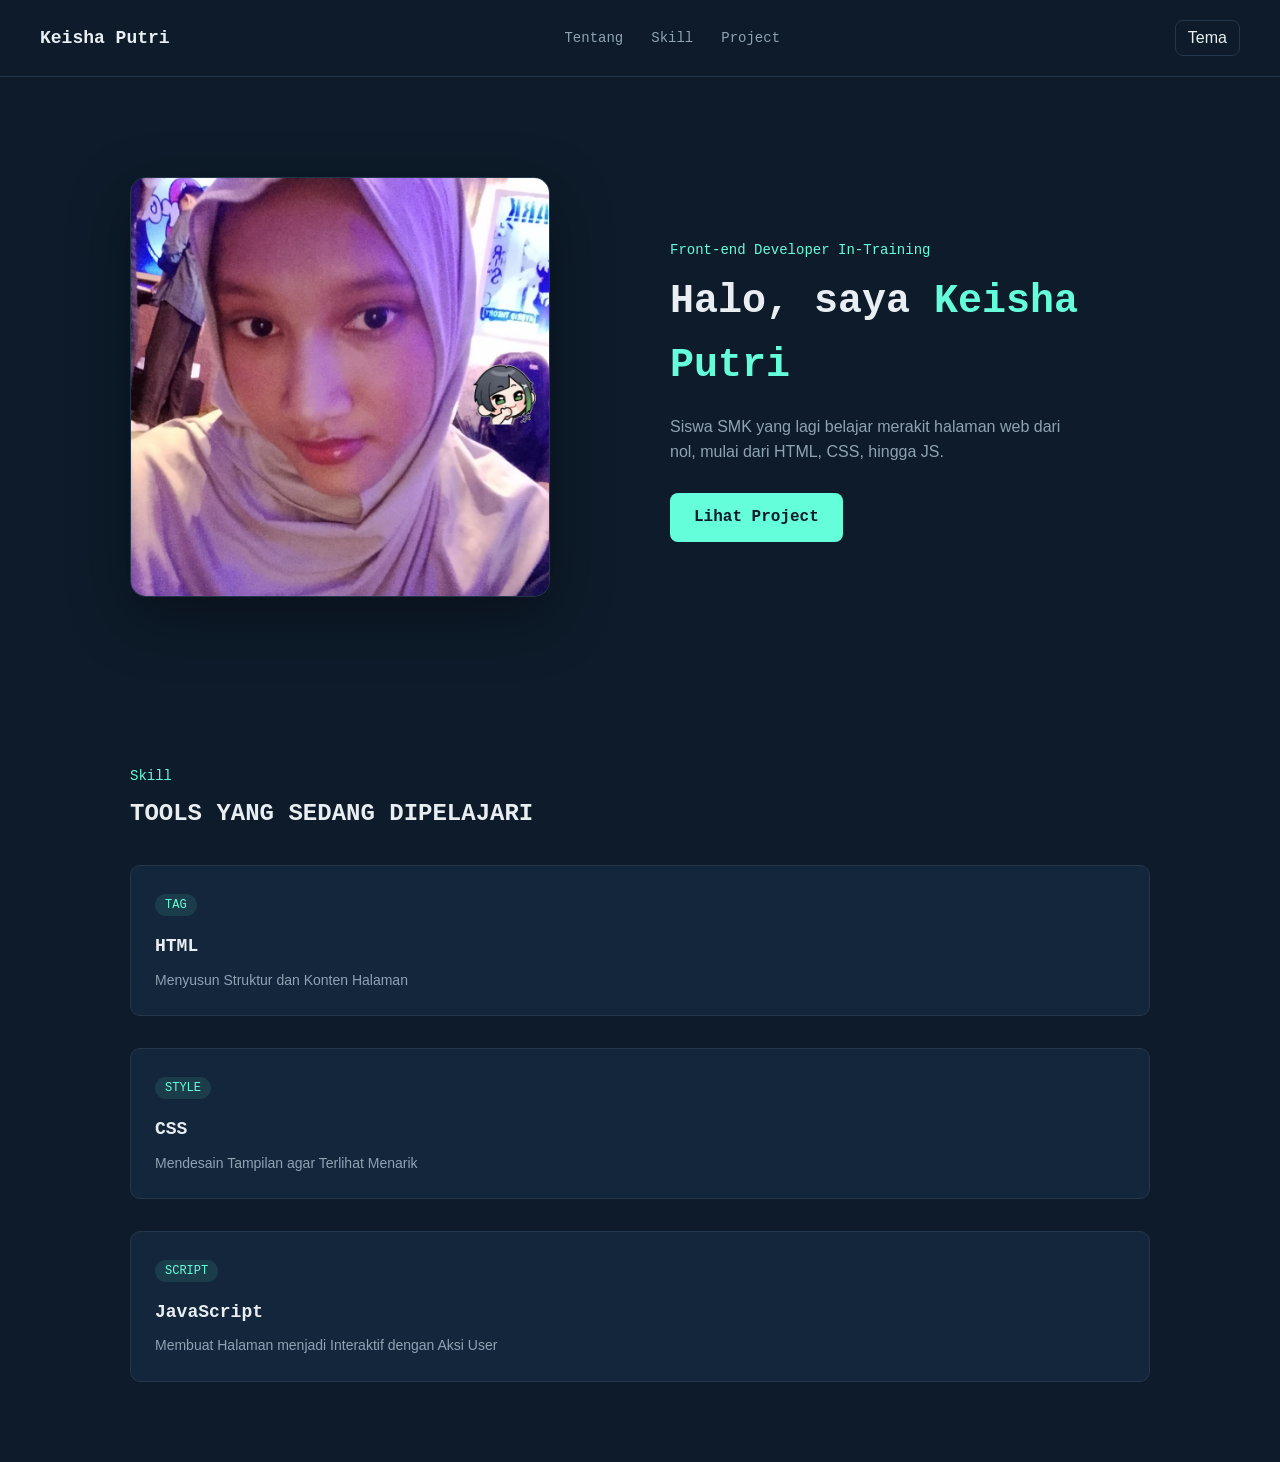
<file: index.html>
<!DOCTYPE html>
<html lang="en">
<head>
    <meta charset="UTF-8">
    <meta name="viewport" content="width=device-width, initial-scale=1.0">
    <title>Portofolio Keisha</title>
    <link rel="stylesheet" href="style.css">
</head>
<body>
    <header class="navbar">
        <div class="logo">
            <span class="logo.bracket"></span> Keisha Putri <span class="logo.bracket"></span>
        </div>
        <nav> 
            <ul class="nav-list">
                <li><a href="#">Tentang</a></li>
                <li><a href="#">Skill</a></li>
                <li><a href="#">Project</a></li>
            </ul>
        </nav>
        <button id="modeToggle" aria-label="Ganti tema">Tema</button>
    </header>
    <section id="tentang" class="hero"> 
        <div class="hero-image">
            <img src="foto_kei.jpeg" alt="Foto Keisha">
        </div>
        <div class="hero-text">
        <p class="eyebrow">Front-end Developer In-Training</p>
        <h1>Halo, saya <span class="highlight">Keisha Putri</span></h1>
        <p class="subtittle">
        Siswa SMK yang lagi belajar merakit halaman web dari nol, mulai dari HTML, CSS, hingga JS.
        </p>
        <a href="#project" class="btn-primary">Lihat Project</a>
        </div>
    </section>

    <section id="Skill" class="skill-section">
        <p class="eyebrow">Skill</p>
        <h2>TOOLS YANG SEDANG DIPELAJARI</h2>
        <div class="skill-grid">
            <div class="skill-card">
                <span class="skill-tag">TAG</span>
                <h3>HTML</h3>
                <p>Menyusun Struktur dan Konten Halaman</p>
            </div>
        </div>    
        <div class="skill-grid">
            <div class="skill-card">
                <span class="skill-tag">STYLE</span>
                <h3>CSS</h3>
                <p>Mendesain Tampilan agar Terlihat Menarik</p>
            </div>
        </div>    
        <div class="skill-grid">
            <div class="skill-card">
                <span class="skill-tag">SCRIPT</span>
                <h3>JavaScript</h3>
                <p>Membuat Halaman menjadi Interaktif dengan Aksi User</p>
            </div>
        </div>
    </section>
    <script src="script.js"></script>
</body>
</html>
</file>
<file: style.css>
*{
margin: 0;
padding: 0;
box-sizing: border-box;
}

:root{
    --bg: #0d1b2a;
    --bg-elevated: #13263b;
    --font-mono:"JetBrains Mono",monospace;
    --font-sans:"Inter", sans-serif;
    --text: #e8eef2;
    --border: #24374a;
    --text-muted: #8fa3b3;
    --accent: #64ffda;
    --accent-warn: #ffb454;
}

body.light {
     --bg: #f4f7f6;
    --bg-elevated: #ffffff;
    --text: #0d1b2a;
    --text-muted: #4a5c68;
    --border: #d9e2e3;
}

body {
    font-family: var(--font-sans);
    background-color: var(--bg);
    color: var(--text);
    line-height: 1.6;
}

.eyebrow{
    font-family: var(--font-mono);
    color: var(--accent);
    font-size: 14px;
    margin-bottom:8px; 
}

section {
    padding: 80px 40px;
    max-width: 1100px;
    margin: 0 auto;
}

h1, h2, h3, .logo {
    font-family: var(--font-mono);
}

a {
    text-decoration: none;
    color: inherit;
}

.navbar {
    display:flex;
    justify-content: space-between;
    align-items: center;
    padding: 20px 40px;
    border-bottom: 1px solid var(--border);
    position: sticky;
    top: 0;
    background-color: var(--bg);
    z-index: 10;
}

.logo{
    font-weight: 700;
    font-size: 18px;
}

.nav-list {
    list-style: none;
    display: flex;
    gap: 28px;
    font-family: var(--font-mono);
    font-size: 14px;
}

.nav-list a {
    color: var(--text-muted);
}

.nav-list a:hover {
    color: var(--accent);
    transition: 0.3s;
}

#modeToggle {
    border: 1px solid var(--border);
    background: none;
    color: var(--text);
    padding: 8px 12px;
    border-radius: 8px;
    cursor: pointer;
    font-size: 16px;
}

/*Hero Section Styles*/

.hero {
    display: flex;
    align-items: center;
    gap: 60px;
    padding-top: 100px;
    flex-wrap: wrap;
}

.hero-image {
    flex: 1;
    min-width: 300px;
}

.hero-image img {
    width: 100%;
    max-width: 420px;
    aspect-ratio: 1 / 1;
    object-fit: cover;
    border-radius: 16px;
    border: 1px solid var(--border);
    box-shadow: 0 20px 60px rgba(0, 0, 0, 0.35);
}

/*Hero Text Styles*/

.hero-text {
    flex: 1;
    min-width: 300px;
}

.hero-text h1{
    font-size: 40px;
    margin: 4px 0 16px;
}

.highlight {
    color: var(--accent);
}

.subtittle {
    color: var(--text-muted);
    margin-bottom: 28px;
    max-width: 420px;
}

.btn-primary {
    display: inline-block;
    background-color: var(--accent);
    color: #0d1b2a;
    font-family: var(--font-mono);
    font-weight: 700;
    padding: 12px 24px;
    border-radius: 8px;
    border: none;
    cursor: pointer;
    transition: transform 0.2s;
}

.btn-primary:hover{
    transform: translateY(-2px);
}

/*Section Skill*/

.skill-grid {
    display: flex;
    gap: 24px;
    margin-top: 32px;
    flex-wrap: wrap;
}

.skill-card {
    flex: 1;
    min-width: 200px;
    background-color: var(--bg-elevated);
    border: 1px solid var(--border);
    border-radius: 10px;
    padding: 24px;
}

.skill-tag {
    font-family: var(--font-mono);
    font-size: 12px;
    color: var(--accent);
    background: rgba(100,255,218,0.1);
    padding: 4px 10px;
    border-radius: 20px;
}

.skill-card h3{
    margin: 16px 0 8px;
    font-size: 18px;
}

.skill-card p{
    color: var(--text-muted);
    font-size: 14px;
}
</file>
